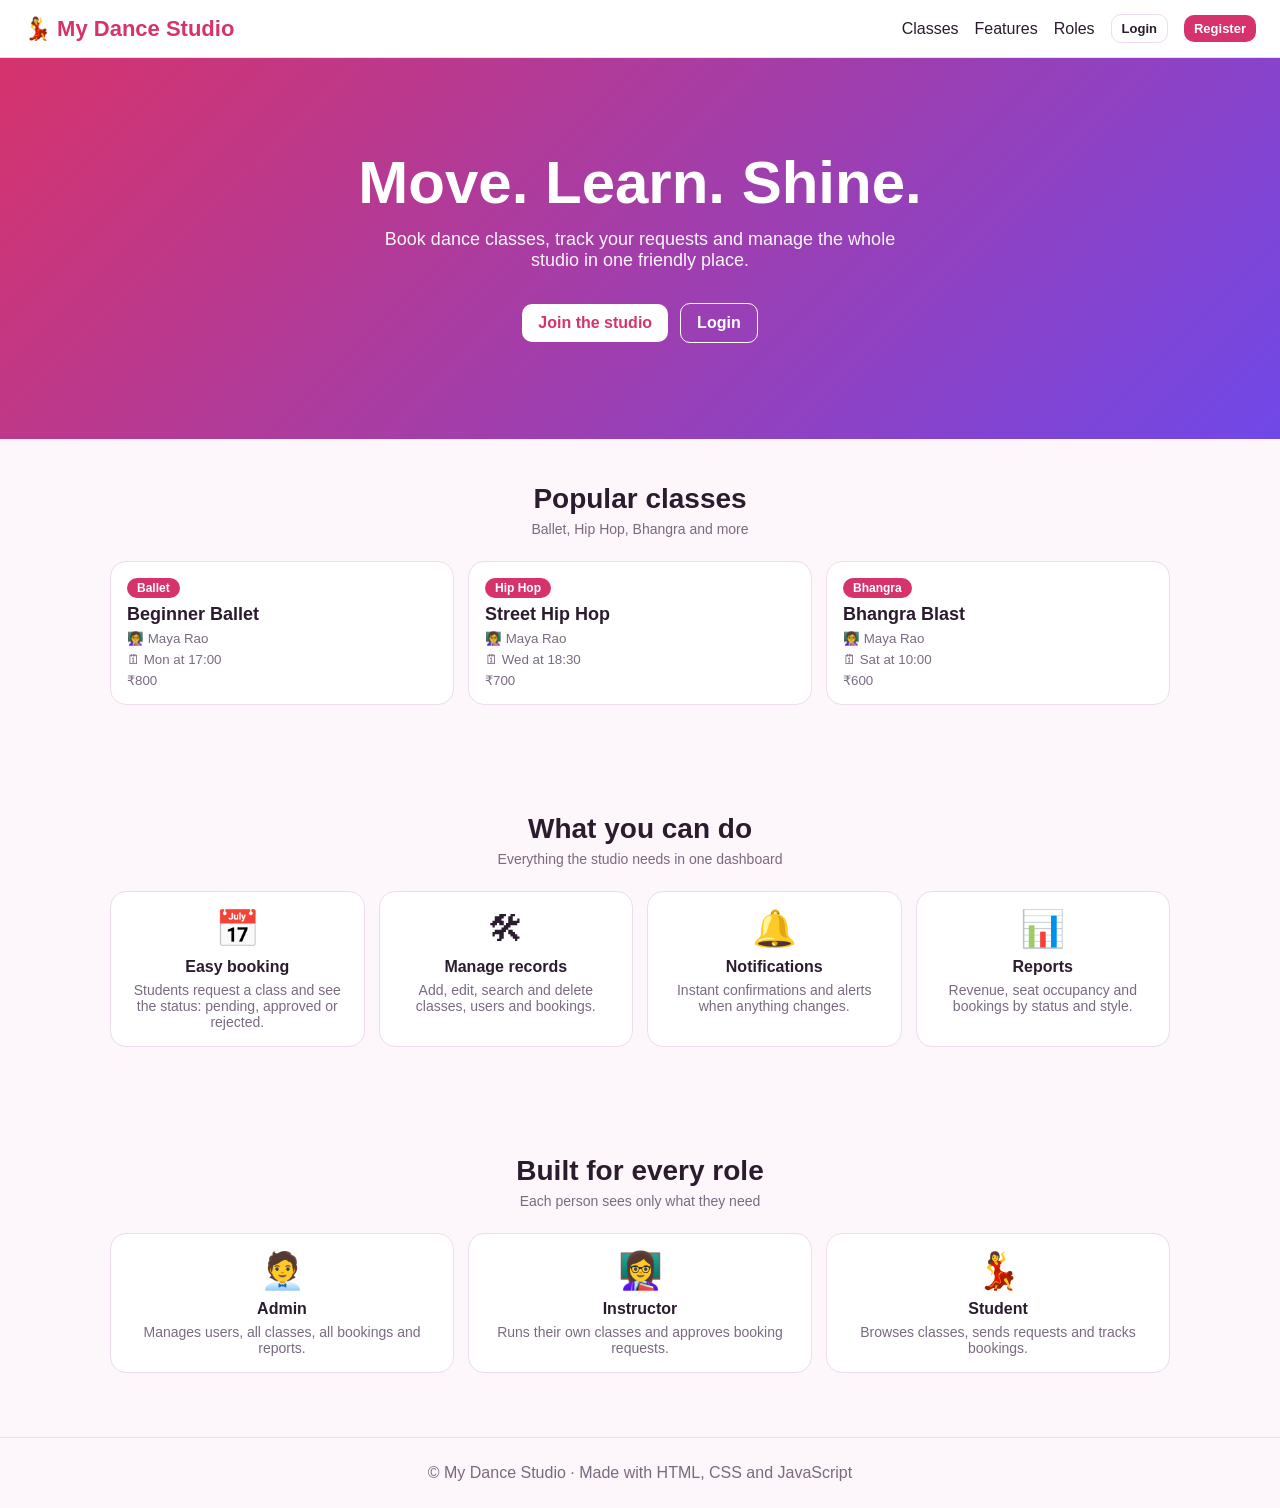
<file: index.html>
<!DOCTYPE html>
<html lang="en">
<head>
<meta charset="UTF-8">
<meta name="viewport" content="width=device-width, initial-scale=1, viewport-fit=cover">
<title>Home | My Dance Studio</title>
<link rel="stylesheet" href="style.css">
</head>
<body>
<div class="top"><a class="logo" href="index.html">💃 My Dance Studio</a>
<div class="links"><a href="#classes">Classes</a><a href="#features">Features</a><a href="#roles">Roles</a><a class="btn ghost sm" href="login.html" style="color:var(--text)">Login</a><a class="btn sm" href="register.html">Register</a></div></div>
<section class="hero grad"><h1>Move. Learn. Shine.</h1><p>Book dance classes, track your requests and manage the whole studio in one friendly place.</p>
<a class="btn white" href="register.html">Join the studio</a><a class="btn ghost" href="login.html" style="color:#fff;border-color:#fff">Login</a></section>
<section class="sec" id="classes"><h2>Popular classes</h2><p class="sub">Ballet, Hip Hop, Bhangra and more</p><div class="grid" id="hc"></div></section>
<section class="sec feat" id="features"><h2>What you can do</h2><p class="sub">Everything the studio needs in one dashboard</p><div class="grid">
<div class="card"><div class="ic">📅</div><h4>Easy booking</h4><p>Students request a class and see the status: pending, approved or rejected.</p></div>
<div class="card"><div class="ic">🛠</div><h4>Manage records</h4><p>Add, edit, search and delete classes, users and bookings.</p></div>
<div class="card"><div class="ic">🔔</div><h4>Notifications</h4><p>Instant confirmations and alerts when anything changes.</p></div>
<div class="card"><div class="ic">📊</div><h4>Reports</h4><p>Revenue, seat occupancy and bookings by status and style.</p></div></div></section>
<section class="sec feat" id="roles"><h2>Built for every role</h2><p class="sub">Each person sees only what they need</p><div class="grid">
<div class="card"><div class="ic">🧑‍💼</div><h4>Admin</h4><p>Manages users, all classes, all bookings and reports.</p></div>
<div class="card"><div class="ic">👩‍🏫</div><h4>Instructor</h4><p>Runs their own classes and approves booking requests.</p></div>
<div class="card"><div class="ic">💃</div><h4>Student</h4><p>Browses classes, sends requests and tracks bookings.</p></div></div></section>
<div class="foot">© My Dance Studio · Made with HTML, CSS and JavaScript</div>
<script src="script.js"></script>
<script>homeClasses()</script>
</body>
</html>
</file>
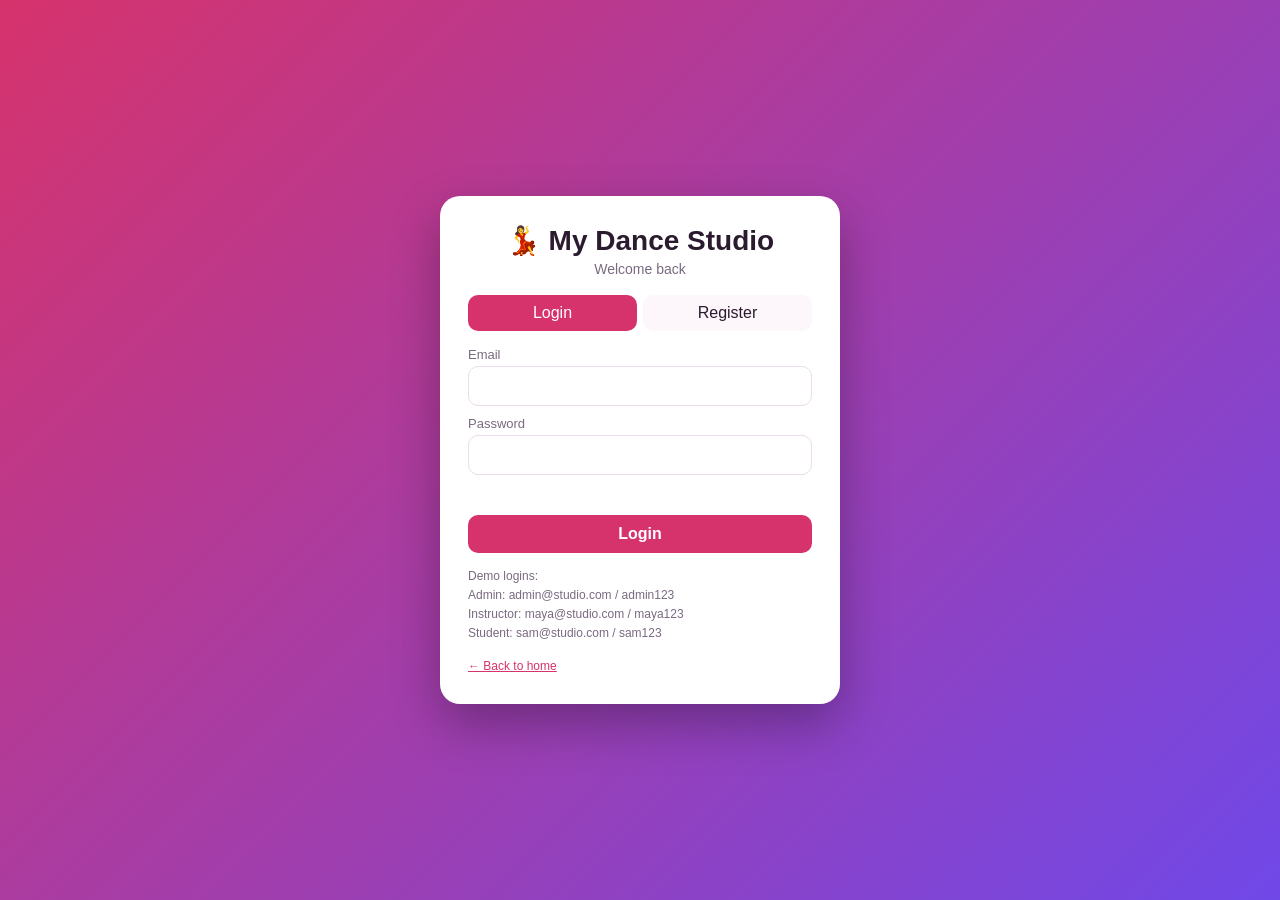
<file: alerts.html>
<!DOCTYPE html>
<html lang="en">
<head>
<meta charset="UTF-8">
<meta name="viewport" content="width=device-width, initial-scale=1, viewport-fit=cover">
<title>Alerts | My Dance Studio</title>
<link rel="stylesheet" href="style.css">
</head>
<body>
<div id="app"></div>
<div id="toast"></div>
<div id="modal" class="modal" hidden></div>
<script src="script.js"></script>
<script>start("alerts")</script>
</body>
</html>
</file>
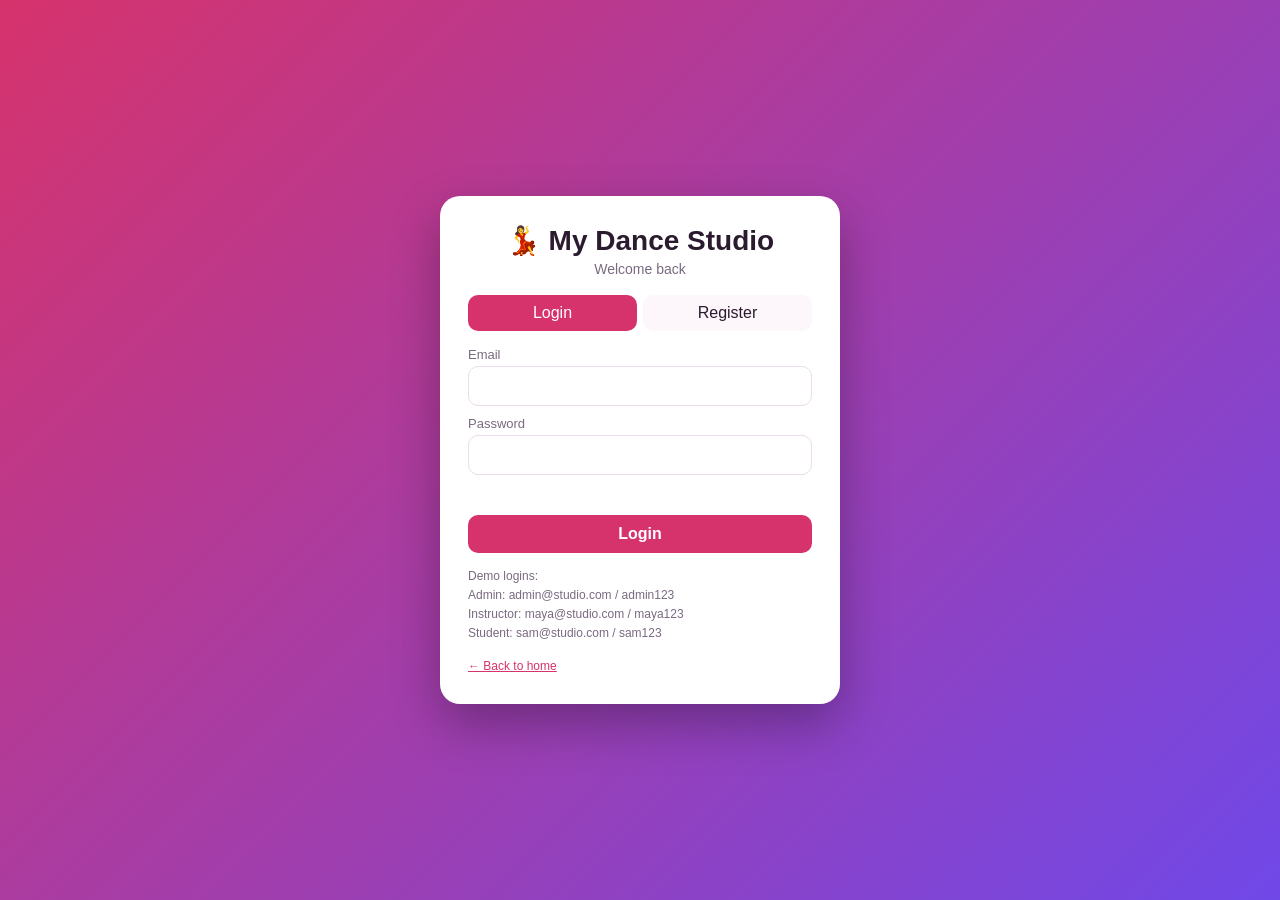
<file: bookings.html>
<!DOCTYPE html>
<html lang="en">
<head>
<meta charset="UTF-8">
<meta name="viewport" content="width=device-width, initial-scale=1, viewport-fit=cover">
<title>Bookings | My Dance Studio</title>
<link rel="stylesheet" href="style.css">
</head>
<body>
<div id="app"></div>
<div id="toast"></div>
<div id="modal" class="modal" hidden></div>
<script src="script.js"></script>
<script>start("bookings")</script>
</body>
</html>
</file>
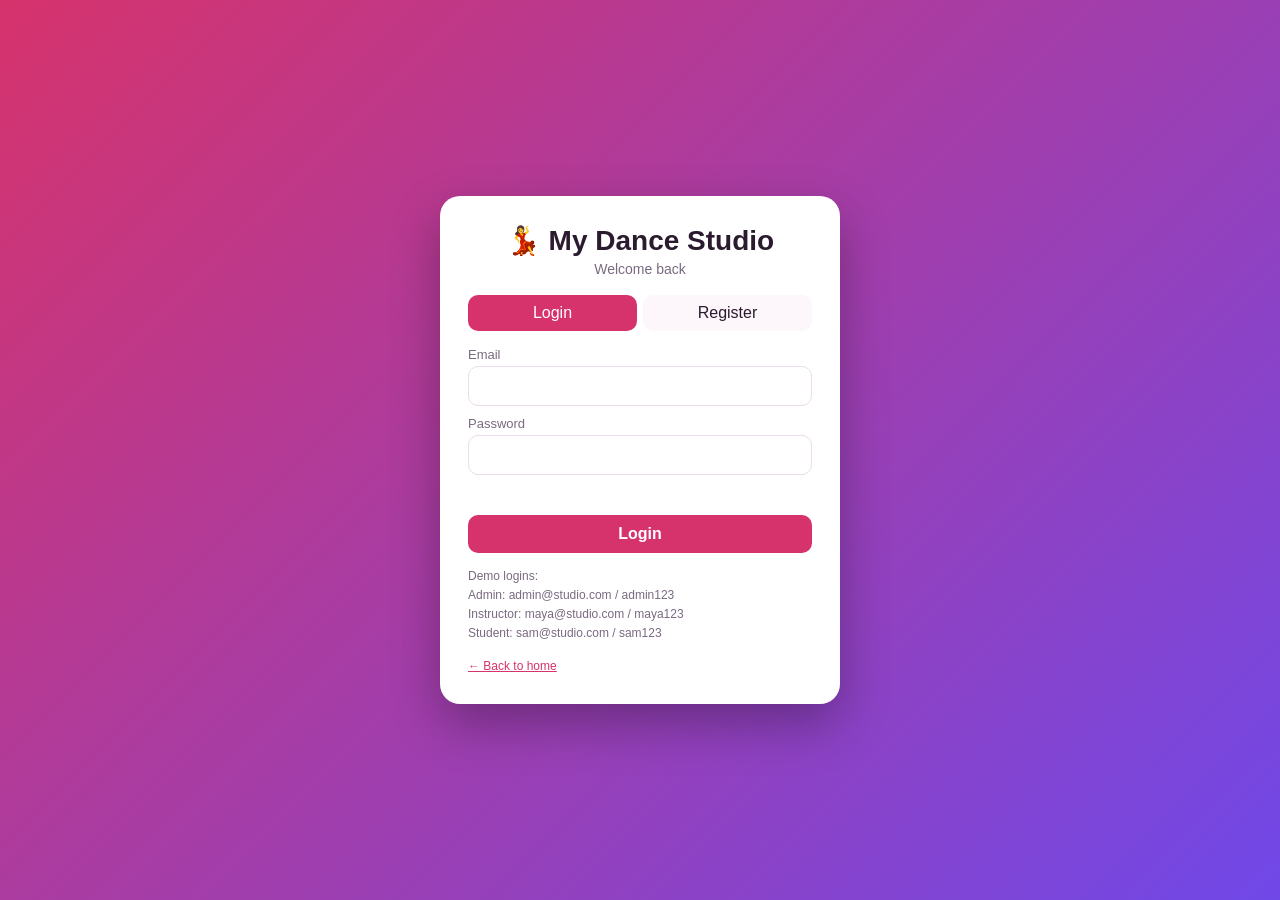
<file: classes.html>
<!DOCTYPE html>
<html lang="en">
<head>
<meta charset="UTF-8">
<meta name="viewport" content="width=device-width, initial-scale=1, viewport-fit=cover">
<title>Classes | My Dance Studio</title>
<link rel="stylesheet" href="style.css">
</head>
<body>
<div id="app"></div>
<div id="toast"></div>
<div id="modal" class="modal" hidden></div>
<script src="script.js"></script>
<script>start("classes")</script>
</body>
</html>
</file>
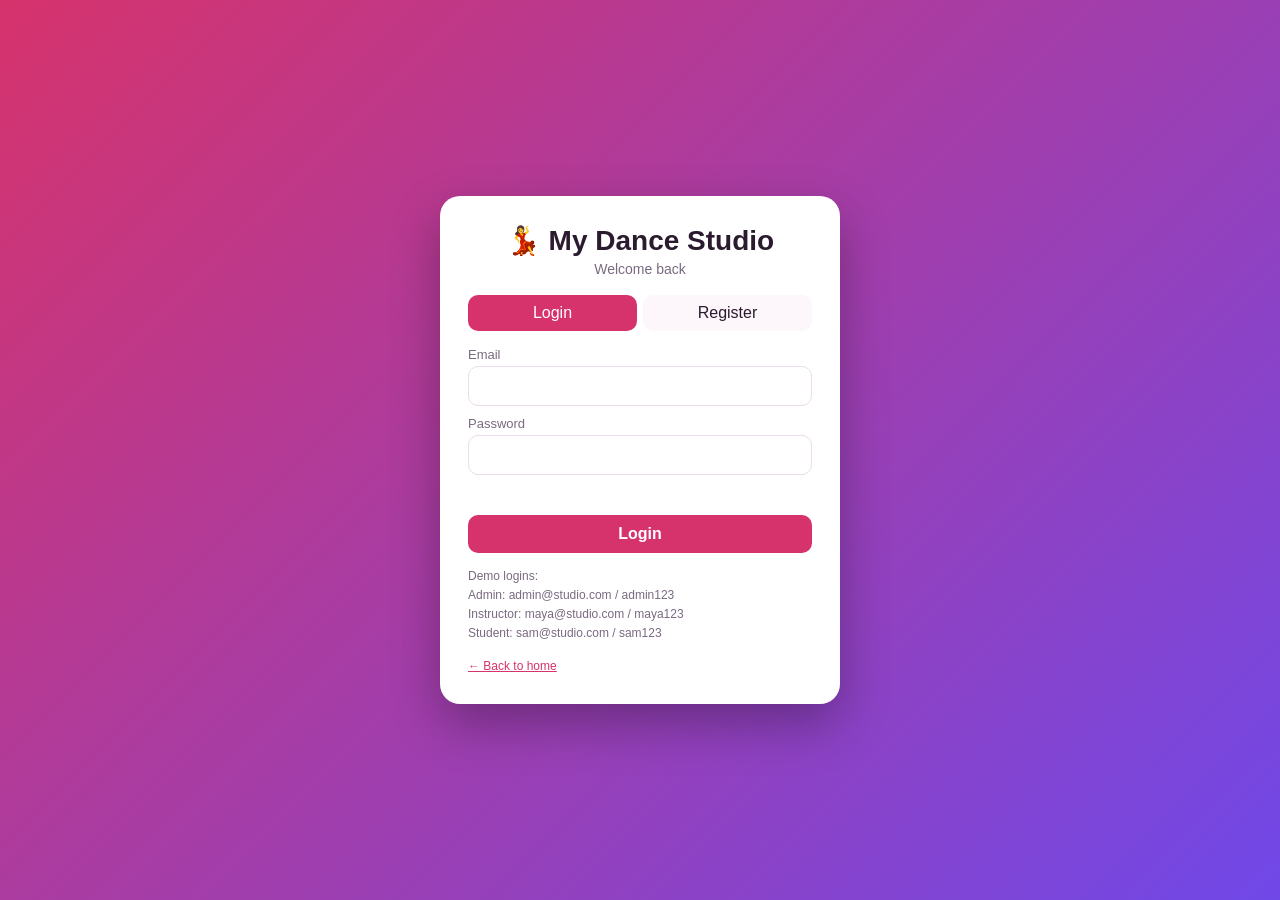
<file: dashboard.html>
<!DOCTYPE html>
<html lang="en">
<head>
<meta charset="UTF-8">
<meta name="viewport" content="width=device-width, initial-scale=1, viewport-fit=cover">
<title>Dashboard | My Dance Studio</title>
<link rel="stylesheet" href="style.css">
</head>
<body>
<div id="app"></div>
<div id="toast"></div>
<div id="modal" class="modal" hidden></div>
<script src="script.js"></script>
<script>start("dashboard")</script>
</body>
</html>
</file>
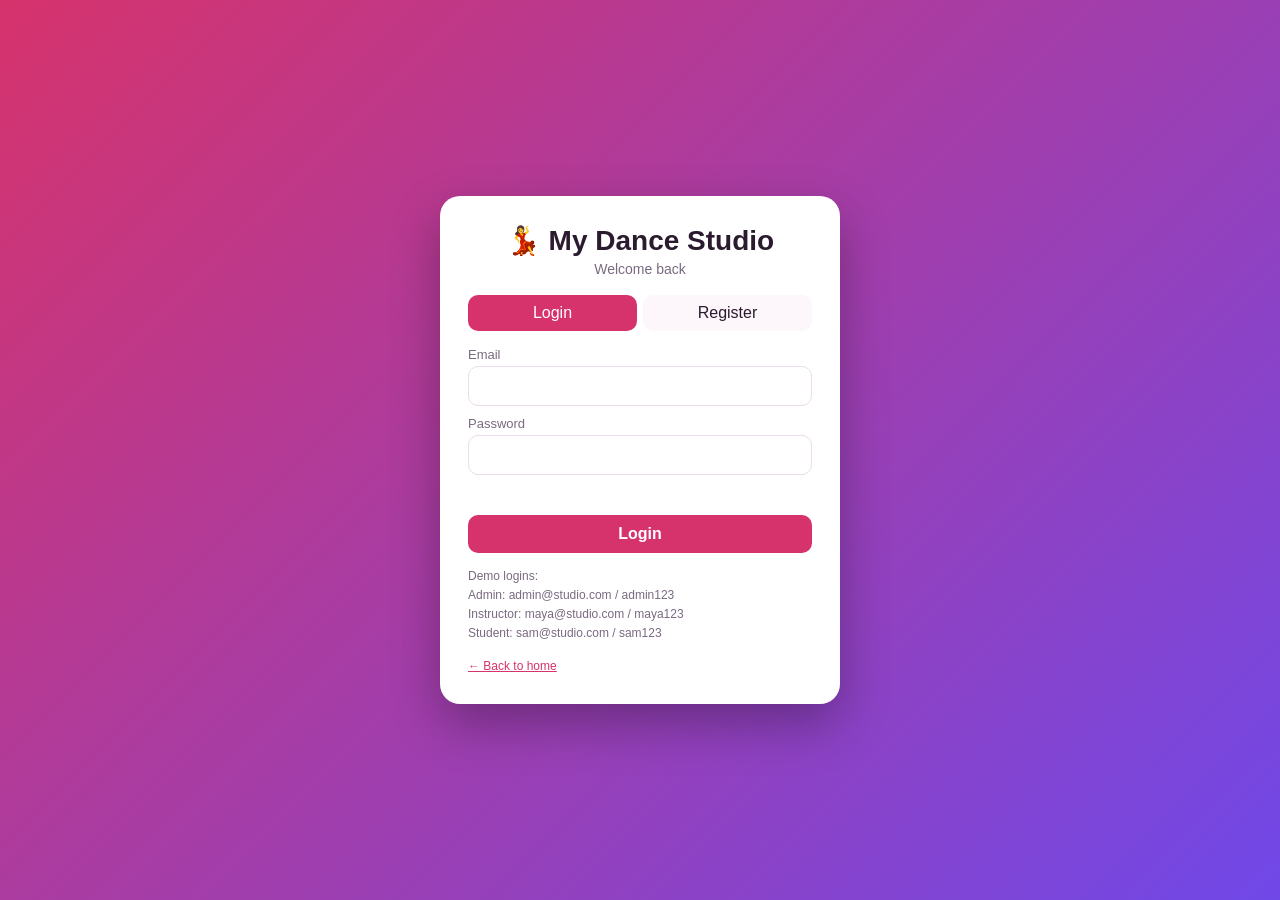
<file: login.html>
<!DOCTYPE html>
<html lang="en">
<head>
<meta charset="UTF-8">
<meta name="viewport" content="width=device-width, initial-scale=1, viewport-fit=cover">
<title>Login | My Dance Studio</title>
<link rel="stylesheet" href="style.css">
</head>
<body>
<div id="app"></div>
<div id="toast"></div>
<div id="modal" class="modal" hidden></div>
<script src="script.js"></script>
<script>startAuth("login")</script>
</body>
</html>
</file>
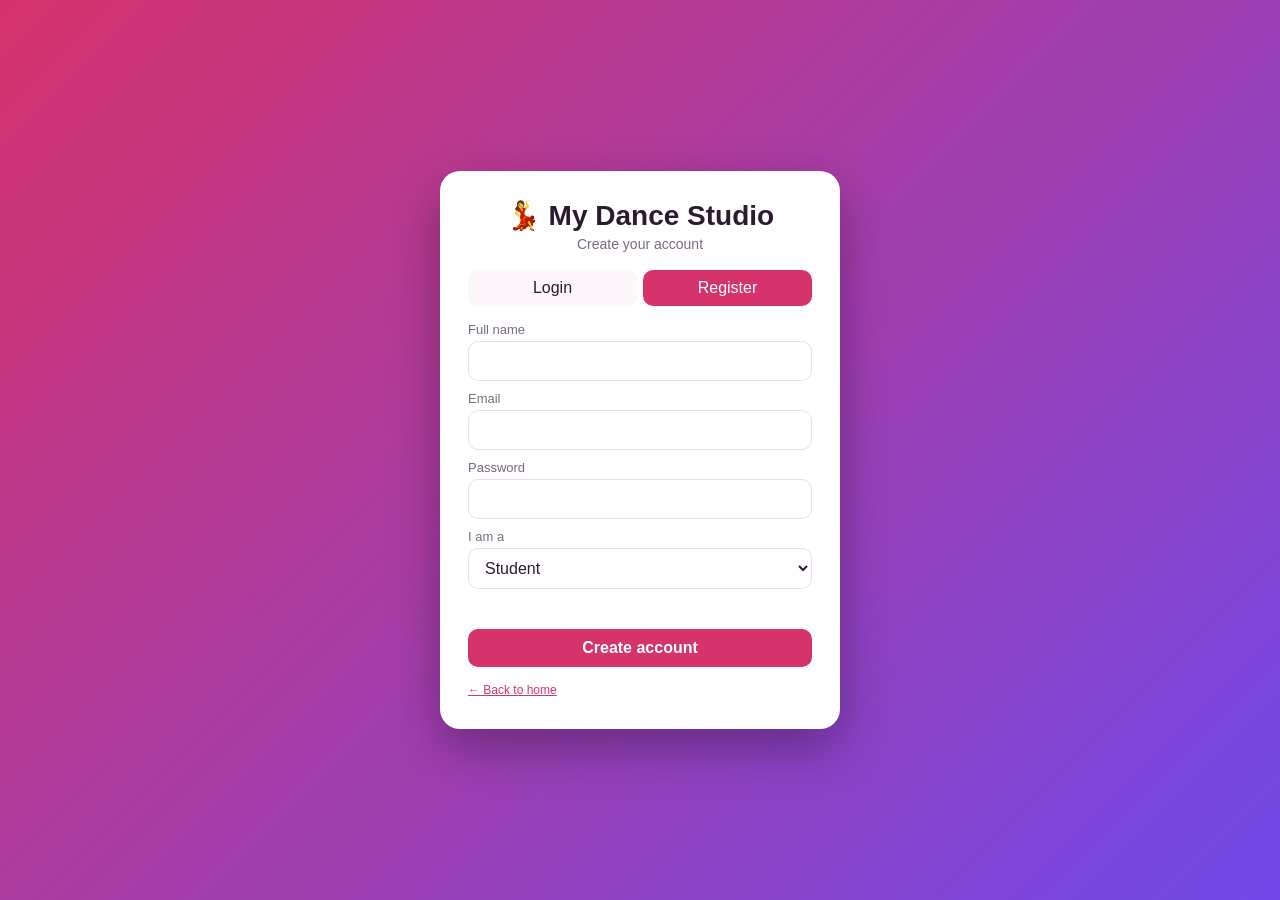
<file: register.html>
<!DOCTYPE html>
<html lang="en">
<head>
<meta charset="UTF-8">
<meta name="viewport" content="width=device-width, initial-scale=1, viewport-fit=cover">
<title>Register | My Dance Studio</title>
<link rel="stylesheet" href="style.css">
</head>
<body>
<div id="app"></div>
<div id="toast"></div>
<div id="modal" class="modal" hidden></div>
<script src="script.js"></script>
<script>startAuth("register")</script>
</body>
</html>
</file>
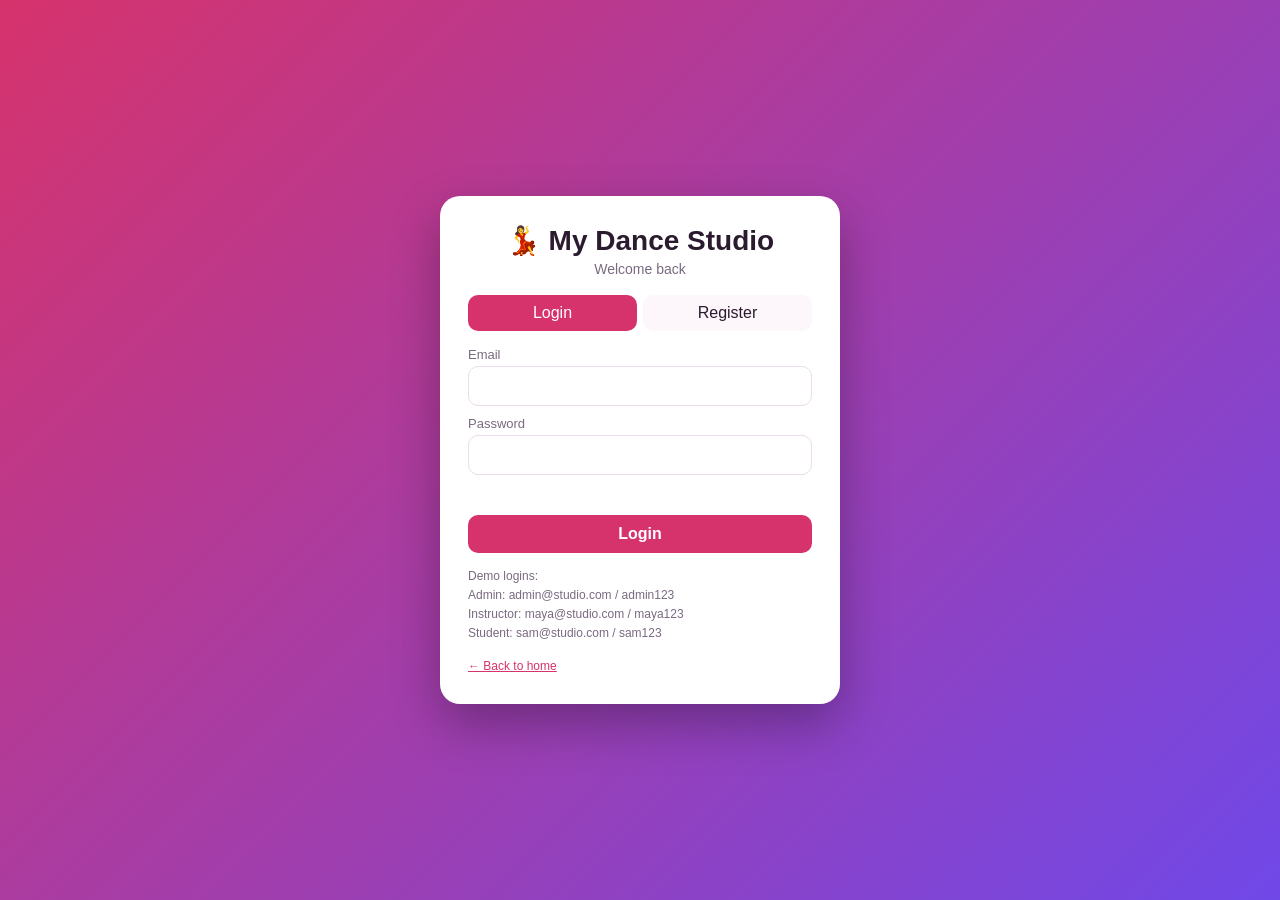
<file: reports.html>
<!DOCTYPE html>
<html lang="en">
<head>
<meta charset="UTF-8">
<meta name="viewport" content="width=device-width, initial-scale=1, viewport-fit=cover">
<title>Reports | My Dance Studio</title>
<link rel="stylesheet" href="style.css">
</head>
<body>
<div id="app"></div>
<div id="toast"></div>
<div id="modal" class="modal" hidden></div>
<script src="script.js"></script>
<script>start("reports")</script>
</body>
</html>
</file>
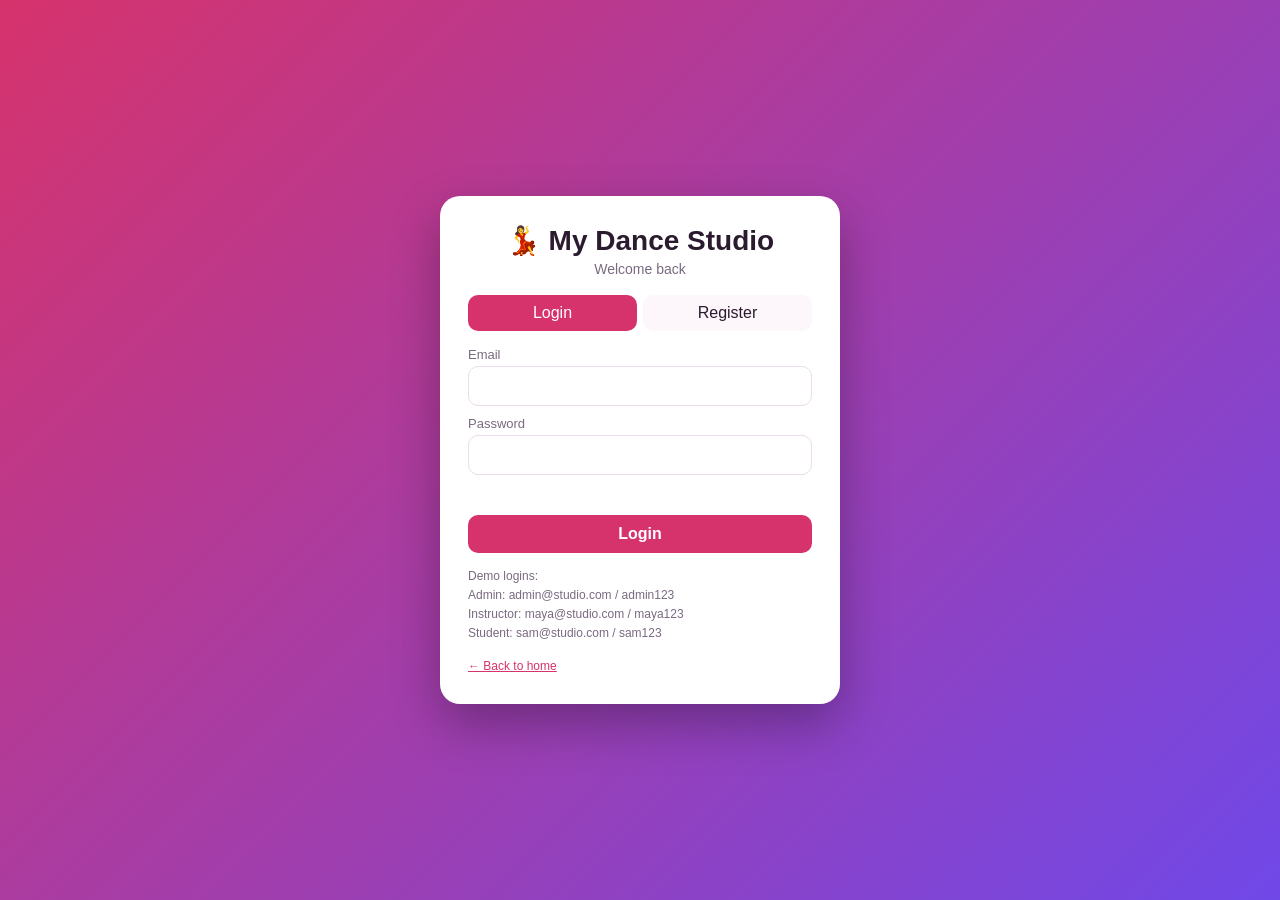
<file: users.html>
<!DOCTYPE html>
<html lang="en">
<head>
<meta charset="UTF-8">
<meta name="viewport" content="width=device-width, initial-scale=1, viewport-fit=cover">
<title>Users | My Dance Studio</title>
<link rel="stylesheet" href="style.css">
</head>
<body>
<div id="app"></div>
<div id="toast"></div>
<div id="modal" class="modal" hidden></div>
<script src="script.js"></script>
<script>start("users")</script>
</body>
</html>
</file>
<file: style.css>
:root{--bg:#fdf6fa;--card:#fff;--text:#2b1b2e;--muted:#7a6a80;--brand:#d6336c;--brand2:#7048e8;--line:#ecdcec;--ok:#2f9e44;--warn:#e8890c;--bad:#e03131;
box-sizing:border-box;padding-top:env(safe-area-inset-top,0px);padding-bottom:env(safe-area-inset-bottom,0px)}
@media (prefers-color-scheme:dark){:root:not([data-theme="light"]){--bg:#171020;--card:#241932;--text:#f4eaf7;--muted:#b3a3bb;--line:#3a2a4b}}
*{box-sizing:border-box;margin:0;padding:0}
body{font-family:'Segoe UI',Tahoma,Arial,sans-serif;background:var(--bg);color:var(--text);min-height:100vh}
button,input,select{font:inherit}
.grad{background:linear-gradient(135deg,var(--brand),var(--brand2));color:#fff}
.auth{min-height:100vh;display:flex;align-items:center;justify-content:center;padding:20px;background:linear-gradient(135deg,#d6336c,#7048e8)}
.box{background:var(--card);border-radius:20px;padding:28px;width:100%;max-width:400px;box-shadow:0 20px 50px rgba(0,0,0,.3)}
.box h1{text-align:center;font-size:28px;margin-bottom:4px}
.sub{text-align:center;color:var(--muted);margin-bottom:18px;font-size:14px}
.tabs{display:flex;gap:6px;margin-bottom:16px}
.tabs a,.tabs button{flex:1;text-align:center;text-decoration:none;padding:9px;border:0;border-radius:10px;background:var(--bg);color:var(--text);cursor:pointer}
.tabs a.on,.tabs button.on{background:var(--brand);color:#fff}
label{display:block;font-size:13px;margin:10px 0 4px;color:var(--muted)}
input,select{width:100%;padding:10px 12px;border:1px solid var(--line);border-radius:10px;background:var(--card);color:var(--text)}
.err{color:var(--bad);font-size:13px;min-height:18px;margin-top:8px}
.btn{border:0;border-radius:10px;padding:10px 16px;cursor:pointer;background:var(--brand);color:#fff;font-weight:600}
.btn.alt{background:var(--brand2)}.btn.ghost{background:transparent;color:var(--text);border:1px solid var(--line)}
.btn.ok{background:var(--ok)}.btn.bad{background:var(--bad)}.btn.sm{padding:6px 10px;font-size:13px}.btn.full{width:100%;margin-top:14px}
.hint{font-size:12px;color:var(--muted);margin-top:14px;line-height:1.6}
header{display:flex;align-items:center;justify-content:space-between;gap:10px;padding:14px 20px;flex-wrap:wrap}
header h2{font-size:22px}
.who{font-size:13px;display:flex;align-items:center;gap:10px}
nav{display:flex;gap:6px;padding:10px 20px;overflow-x:auto;background:var(--card);border-bottom:1px solid var(--line)}
nav a,nav button{text-decoration:none;border:0;background:transparent;color:var(--text);padding:8px 14px;border-radius:20px;cursor:pointer;white-space:nowrap}
nav a.on,nav button.on{background:var(--brand);color:#fff}
main{max-width:1100px;margin:0 auto;padding:20px}
h3{margin-bottom:12px}
.grid{display:grid;grid-template-columns:repeat(auto-fit,minmax(200px,1fr));gap:14px;margin-bottom:20px}
.card{background:var(--card);border:1px solid var(--line);border-radius:16px;padding:16px}
.stat b{display:block;font-size:30px;color:var(--brand)}.stat span{color:var(--muted);font-size:13px}
.bar{display:flex;gap:10px;margin-bottom:14px;flex-wrap:wrap}.bar input,.bar select{flex:1;min-width:140px;width:auto}
.badge{display:inline-block;padding:3px 10px;border-radius:20px;font-size:12px;font-weight:600;color:#fff;background:var(--muted)}
.b-pending{background:var(--warn)}.b-approved{background:var(--ok)}.b-rejected,.b-cancelled{background:var(--bad)}
.b-admin{background:var(--brand2)}.b-instructor{background:var(--brand)}.b-student{background:var(--ok)}
.cls{display:flex;flex-direction:column;gap:6px}.cls h4{font-size:18px}.cls small{color:var(--muted)}
.row{display:flex;gap:6px;flex-wrap:wrap;margin-top:8px}
.scroll{overflow-x:auto}table{width:100%;border-collapse:collapse;min-width:560px}
th,td{text-align:left;padding:10px;border-bottom:1px solid var(--line);font-size:14px}th{color:var(--muted);font-weight:600}
.rb{display:flex;align-items:center;gap:10px;margin:8px 0;font-size:14px}.rb i{display:block;height:14px;border-radius:8px;background:linear-gradient(90deg,var(--brand),var(--brand2));min-width:4px}
.rb span:first-child{width:90px}
.note{padding:10px 0;border-bottom:1px solid var(--line);font-size:14px}.note small{color:var(--muted);display:block}
.modal{position:fixed;inset:0;background:rgba(0,0,0,.55);display:flex;align-items:center;justify-content:center;padding:20px;z-index:20}
.modal[hidden]{display:none}.modal .box{max-height:90vh;overflow:auto}
#toast{position:fixed;right:16px;bottom:calc(16px + env(safe-area-inset-bottom,0px));display:flex;flex-direction:column;gap:8px;z-index:30}
#toast div{background:#2b1b2e;color:#fff;padding:12px 16px;border-radius:12px;box-shadow:0 6px 20px rgba(0,0,0,.3);max-width:300px;font-size:14px}
.empty{color:var(--muted);padding:20px;text-align:center}
@media(max-width:600px){main{padding:12px}header{padding:12px}}

/* ---------- public home page ---------- */
a{color:var(--brand)}
a.btn{display:inline-block;text-decoration:none;color:#fff}
.btn.white{background:#fff;color:var(--brand)!important}
.top{display:flex;justify-content:space-between;align-items:center;gap:10px;flex-wrap:wrap;padding:14px 24px;position:sticky;top:0;z-index:5;background:var(--card);border-bottom:1px solid var(--line)}
.top .logo{font-size:22px;font-weight:700;text-decoration:none;color:var(--brand)}
.links{display:flex;align-items:center;gap:16px;flex-wrap:wrap}.links a:not(.btn){color:var(--text);text-decoration:none}
.hero{padding:90px 20px;text-align:center}.hero h1{font-size:clamp(34px,7vw,60px);margin-bottom:12px}
.hero p{max-width:560px;margin:0 auto 26px;font-size:18px;opacity:.95}.hero .btn{margin:6px}
.sec{max-width:1100px;margin:0 auto;padding:44px 20px}.sec h2{text-align:center;margin-bottom:6px;font-size:28px}
.sec .sub{margin-bottom:24px}
.feat .card{text-align:center}.feat .ic{font-size:36px;margin-bottom:8px}.feat p{color:var(--muted);font-size:14px;margin-top:6px}
.foot{text-align:center;padding:26px;color:var(--muted);border-top:1px solid var(--line)}
</file>
